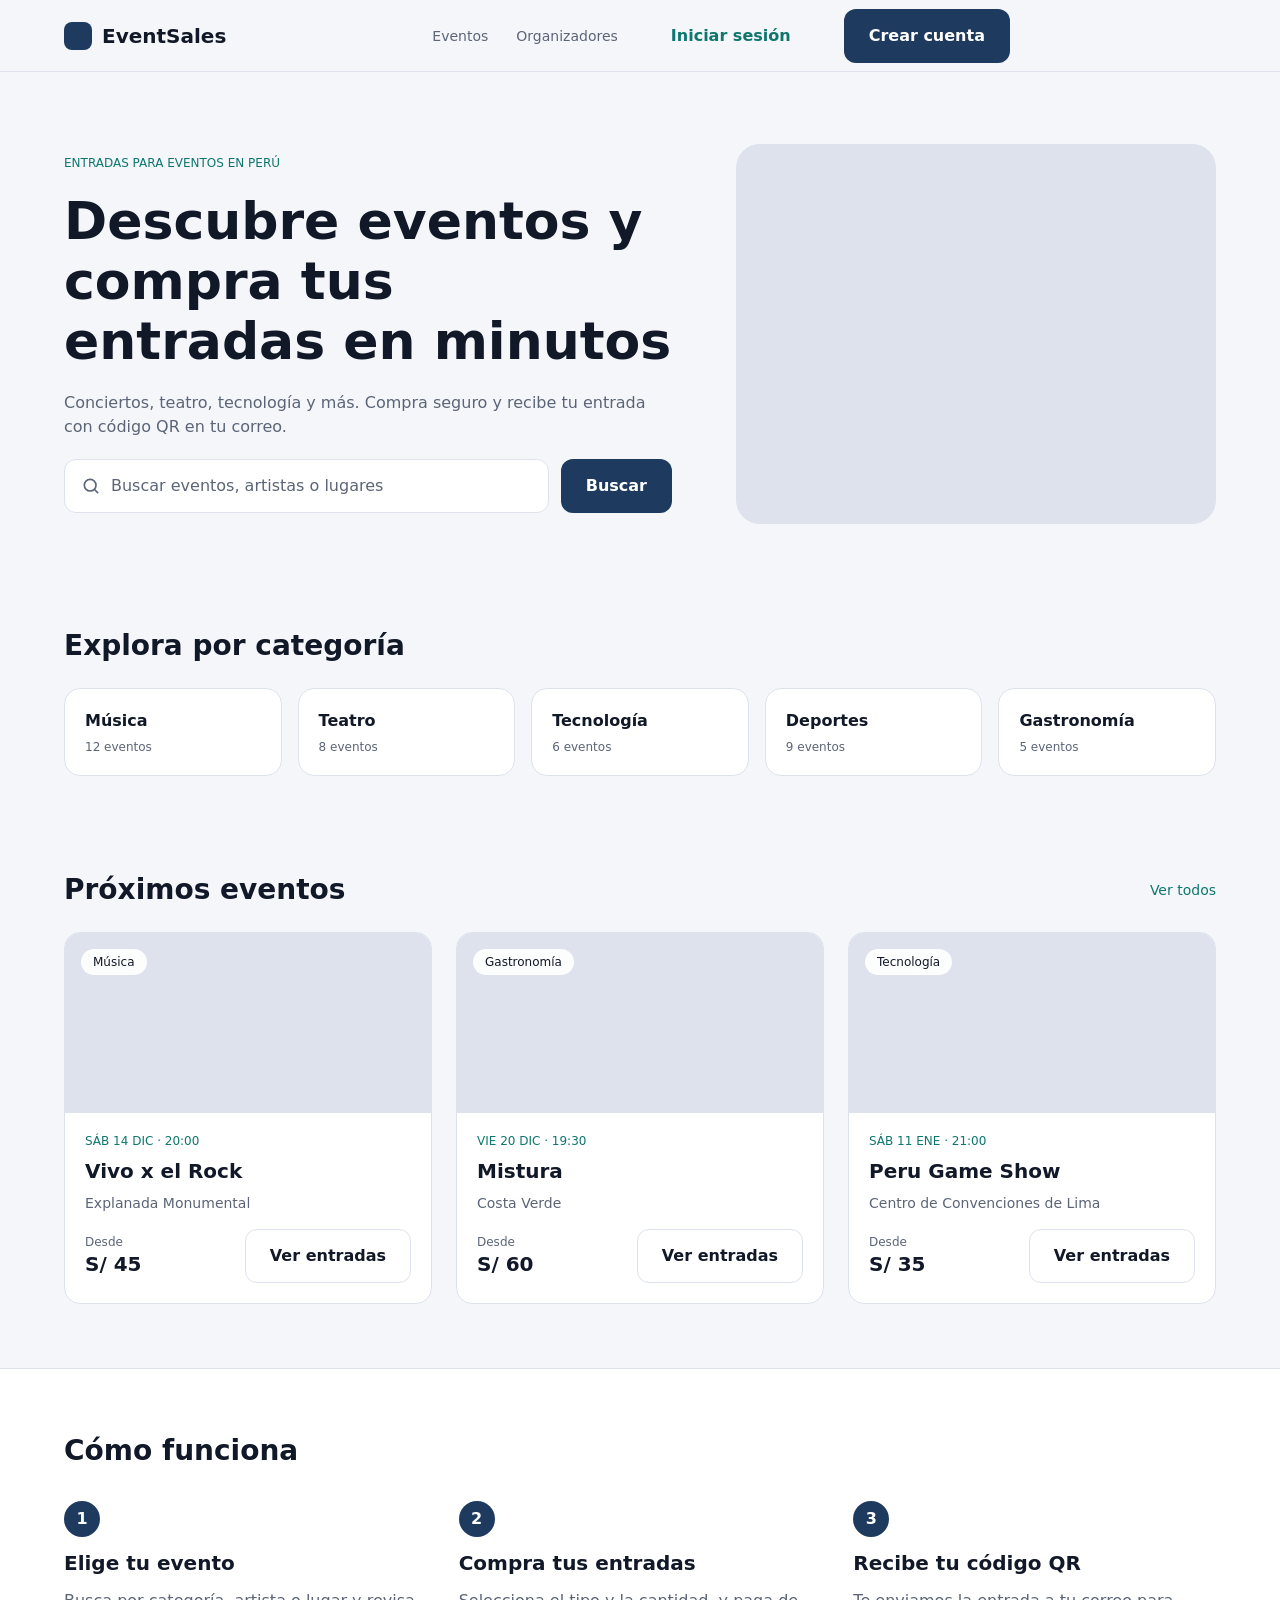
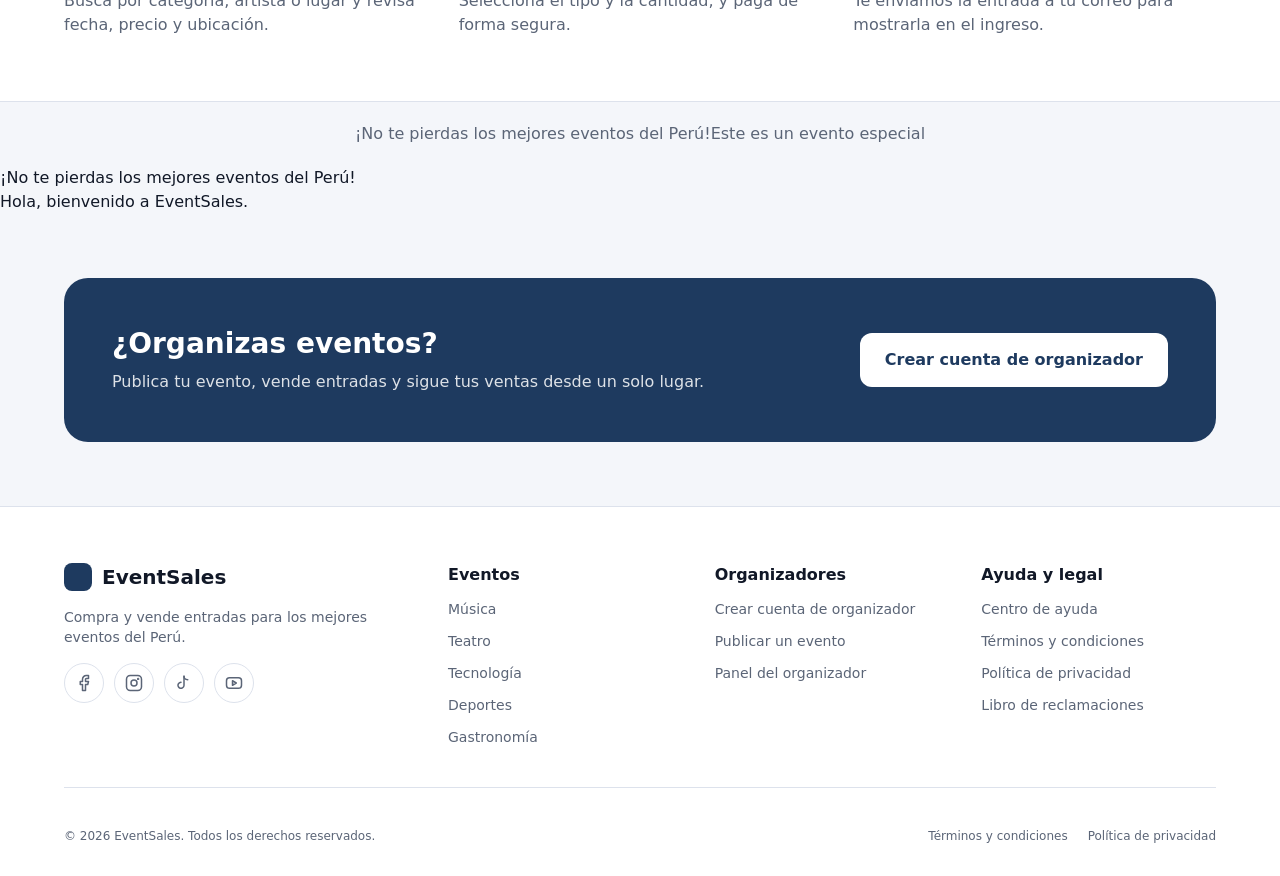
<file: index.html>
<!DOCTYPE html>
<html lang="es">
<head>
    <meta charset="UTF-8">
    <meta name="viewport" content="width=device-width, initial-scale=1.0">
    <title>EventSales — Entradas para eventos en Perú</title>
    <link rel="icon" href="img/ico.ico">
    <link rel="stylesheet" href="css/styles.css">
</head>
<body>
    <header class="landing-header">
        <a class="logo" href="index.html">
            <span class="logo__mark"></span>
            EventSales
        </a>
        <nav class="landing-header__nav" aria-label="Principal">
            <a class="landing-header__link" href="pages/participante/events.html">Eventos</a>
            <a class="landing-header__link" href="pages/auth/signup.html">Organizadores</a>
            <a class="btn btn--ghost" href="pages/auth/login.html">Iniciar sesión</a>
            <a class="btn btn--primary" href="pages/auth/signup.html">Crear cuenta</a>
        </nav>
        <a href="#pie" aria-label="Menú">
            <img class="landing-header__menu" src="img/icon-menu.svg" alt="">
        </a>
    </header>

    <main>
        <section class="hero">
            <div class="hero__copy">
                <p class="eyebrow">ENTRADAS PARA EVENTOS EN PERÚ</p>
                <h1 class="hero__title">Descubre eventos y compra tus entradas en minutos</h1>
                <p class="hero__text">Conciertos, teatro, tecnología y más. Compra seguro y recibe tu entrada con código QR en tu correo.</p>
                <form class="search" action="pages/participante/events.html" role="search">
                    <label class="search__field">
                        <img class="search__icon" src="img/icon-search.svg" alt="">
                        <span class="sr-only">Buscar eventos, artistas o lugares</span>
                        <input class="search__input" type="search" name="q" placeholder="Buscar eventos, artistas o lugares">
                    </label>
                    <a class="btn btn--primary" href="pages/participante/events.html">Buscar</a>
                </form>
            </div>
            <div class="hero__image" role="img" aria-label="Imagen destacada de eventos"></div>
        </section>

        <section class="categories" aria-labelledby="categorias-titulo">
            <h2 class="section-title" id="categorias-titulo">Explora por categoría</h2>
            <ul class="categories__list">
                <li>
                    <a class="category category--active" href="pages/participante/events.html">
                        <span class="category__name">Música</span>
                        <span class="category__count">12 eventos</span>
                    </a>
                </li>
                <li>
                    <a class="category" href="pages/participante/events.html">
                        <span class="category__name">Teatro</span>
                        <span class="category__count">8 eventos</span>
                    </a>
                </li>
                <li>
                    <a class="category" href="pages/participante/events.html">
                        <span class="category__name">Tecnología</span>
                        <span class="category__count">6 eventos</span>
                    </a>
                </li>
                <li>
                    <a class="category" href="pages/participante/events.html">
                        <span class="category__name">Deportes</span>
                        <span class="category__count">9 eventos</span>
                    </a>
                </li>
                <li>
                    <a class="category" href="pages/participante/events.html">
                        <span class="category__name">Gastronomía</span>
                        <span class="category__count">5 eventos</span>
                    </a>
                </li>
            </ul>
        </section>

        <section class="upcoming" aria-labelledby="proximos-titulo">
            <div class="upcoming__header">
                <h2 class="section-title" id="proximos-titulo">Próximos eventos</h2>
                <a class="upcoming__more" href="pages/participante/events.html">Ver todos</a>
            </div>
            <ul class="upcoming__grid">
                <li>
                    <article class="event-card">
                        <div class="event-card__image"></div>
                        <p class="event-card__tag">Música</p>
                        <div class="event-card__info">
                            <p class="event-card__date">SÁB 14 DIC · 20:00</p>
                            <h3 class="event-card__title">Vivo x el Rock</h3>
                            <p class="event-card__place">Explanada Monumental</p>
                            <div class="event-card__footer">
                                <p>
                                    <span class="event-card__from">Desde</span>
                                    <span class="event-card__price">S/ 45</span>
                                </p>
                                <a class="btn btn--secondary" href="pages/participante/event-detail.html">Ver entradas</a>
                            </div>
                        </div>
                    </article>
                </li>
                <li>
                    <article class="event-card">
                        <div class="event-card__image"></div>
                        <p class="event-card__tag">Gastronomía</p>
                        <div class="event-card__info">
                            <p class="event-card__date">VIE 20 DIC · 19:30</p>
                            <h3 class="event-card__title">Mistura</h3>
                            <p class="event-card__place">Costa Verde</p>
                            <div class="event-card__footer">
                                <p>
                                    <span class="event-card__from">Desde</span>
                                    <span class="event-card__price">S/ 60</span>
                                </p>
                                <a class="btn btn--secondary" href="pages/participante/event-detail.html">Ver entradas</a>
                            </div>
                        </div>
                    </article>
                </li>
                <li>
                    <article class="event-card">
                        <div class="event-card__image"></div>
                        <p class="event-card__tag">Tecnología</p>
                        <div class="event-card__info">
                            <p class="event-card__date">SÁB 11 ENE · 21:00</p>
                            <h3 class="event-card__title">Peru Game Show</h3>
                            <p class="event-card__place">Centro de Convenciones de Lima</p>
                            <div class="event-card__footer">
                                <p>
                                    <span class="event-card__from">Desde</span>
                                    <span class="event-card__price">S/ 35</span>
                                </p>
                                <a class="btn btn--secondary" href="pages/participante/event-detail.html">Ver entradas</a>
                            </div>
                        </div>
                    </article>
                </li>
            </ul>
        </section>

        <section class="how" aria-labelledby="como-titulo">
            <div class="how__content">
                <h2 class="section-title" id="como-titulo">Cómo funciona</h2>
                <ol class="how__steps">
                    <li class="step">
                        <span class="step__badge">1</span>
                        <h3 class="step__title">Elige tu evento</h3>
                        <p class="step__text">Busca por categoría, artista o lugar y revisa fecha, precio y ubicación.</p>
                    </li>
                    <li class="step">
                        <span class="step__badge">2</span>
                        <h3 class="step__title">Compra tus entradas</h3>
                        <p class="step__text">Selecciona el tipo y la cantidad, y paga de forma segura.</p>
                    </li>
                    <li class="step">
                        <span class="step__badge">3</span>
                        <h3 class="step__title">Recibe tu código QR</h3>
                        <p class="step__text">Te enviamos la entrada a tu correo para mostrarla en el ingreso.</p>
                    </li>
                </ol>
            </div>
        </section>

        <section class="aviso">
            <div class="aviso__content">
                <p class="aviso__text">¡No te pierdas los mejores eventos del Perú!</p>
            </div>
            <div class="aviso__content">
                <p class="aviso__text"> Este es un evento especial </p>
            </div>
        </section>

        <div class="aviso__content">
                <p class="aviso__text">¡No te pierdas los mejores eventos del Perú!</p>
        </div>

        <section id="hola">
            <p>Hola, bienvenido a EventSales.</p>
        </section>

        <section class="organizers" aria-labelledby="organizadores-titulo">
            <div class="organizers__banner">
                <div class="organizers__copy">
                    <h2 class="section-title" id="organizadores-titulo">¿Organizas eventos?</h2>
                    <p class="organizers__text">Publica tu evento, vende entradas y sigue tus ventas desde un solo lugar.</p>
                </div>
                <a class="btn btn--white" href="pages/auth/signup.html">Crear cuenta de organizador</a>
            </div>
        </section>
    </main>

    <footer class="landing-footer" id="pie">
        <div class="landing-footer__top">
            <div class="landing-footer__brand">
                <a class="logo" href="index.html">
                    <span class="logo__mark"></span>
                    EventSales
                </a>
                <p class="landing-footer__about">Compra y vende entradas para los mejores eventos del Perú.</p>
                <ul class="social">
                    <li><a class="social__link" href="#" aria-label="Facebook"><img class="social__icon" src="img/icon-facebook.svg" alt=""></a></li>
                    <li><a class="social__link" href="#" aria-label="Instagram"><img class="social__icon" src="img/icon-instagram.svg" alt=""></a></li>
                    <li><a class="social__link" href="#" aria-label="TikTok"><img class="social__icon" src="img/icon-tiktok.svg" alt=""></a></li>
                    <li><a class="social__link" href="#" aria-label="YouTube"><img class="social__icon" src="img/icon-youtube.svg" alt=""></a></li>
                </ul>
            </div>
            <nav class="landing-footer__links" aria-label="Enlaces del pie">
                <div class="footer-col">
                    <h2 class="footer-col__title">Eventos</h2>
                    <a class="footer-col__link" href="pages/participante/events.html">Música</a>
                    <a class="footer-col__link" href="pages/participante/events.html">Teatro</a>
                    <a class="footer-col__link" href="pages/participante/events.html">Tecnología</a>
                    <a class="footer-col__link" href="pages/participante/events.html">Deportes</a>
                    <a class="footer-col__link" href="pages/participante/events.html">Gastronomía</a>
                </div>
                <div class="footer-col">
                    <h2 class="footer-col__title">Organizadores</h2>
                    <a class="footer-col__link" href="pages/auth/signup.html">Crear cuenta de organizador</a>
                    <a class="footer-col__link" href="pages/organizador/event-form.html">Publicar un evento</a>
                    <a class="footer-col__link" href="pages/organizador/dashboard.html">Panel del organizador</a>
                </div>
                <div class="footer-col">
                    <h2 class="footer-col__title">Ayuda y legal</h2>
                    <a class="footer-col__link" href="#">Centro de ayuda</a>
                    <a class="footer-col__link" href="#">Términos y condiciones</a>
                    <a class="footer-col__link" href="#">Política de privacidad</a>
                    <a class="footer-col__link" href="#">Libro de reclamaciones</a>
                </div>
            </nav>
        </div>
        <div class="landing-footer__divider"></div>
        <div class="landing-footer__legal">
            <p>© 2026 EventSales. Todos los derechos reservados.</p>
            <div class="landing-footer__legal-links">
                <a href="#">Términos y condiciones</a>
                <a href="#">Política de privacidad</a>
            </div>
        </div>
    </footer>
</body>
</html>
</file>
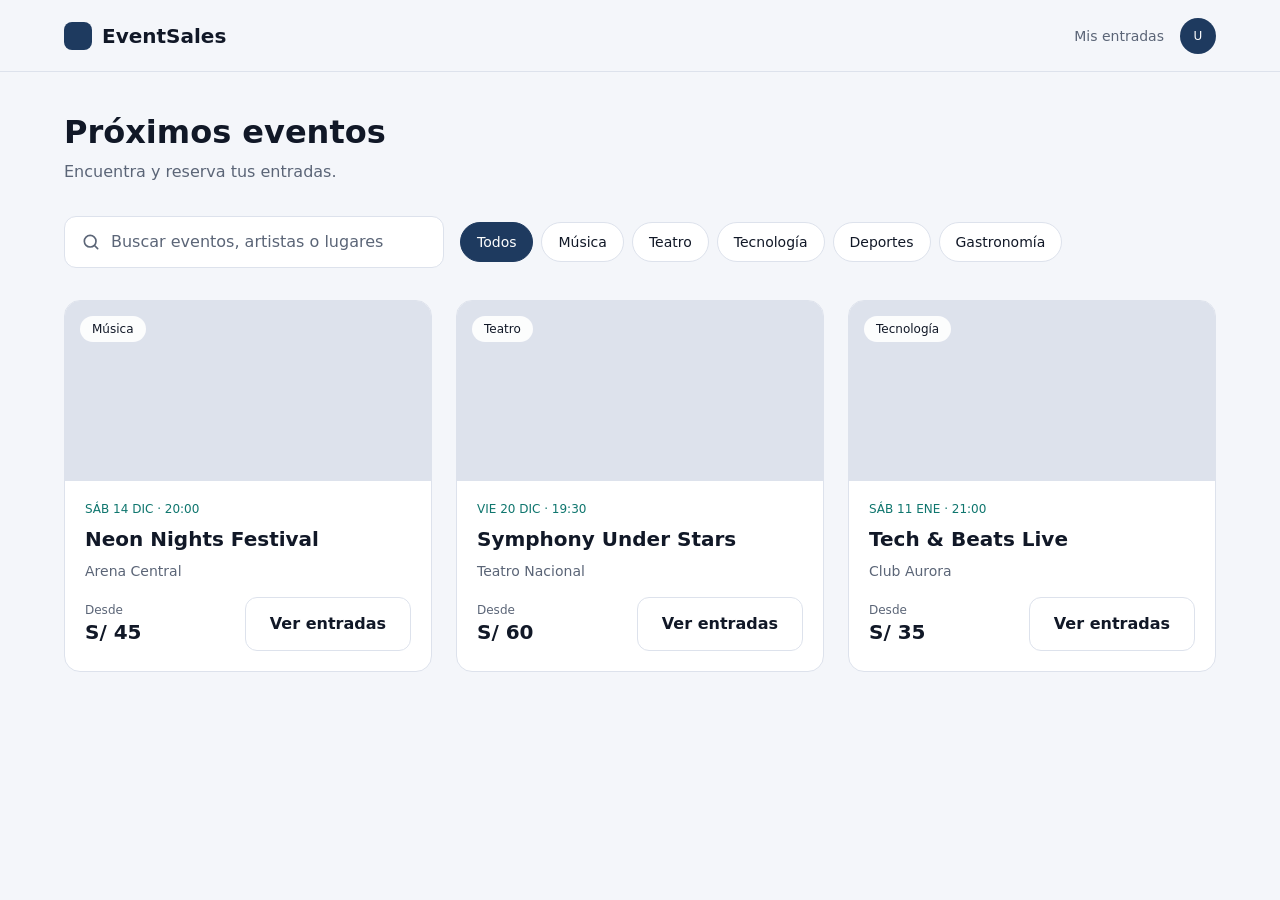
<file: pages/participante/events.html>
<!DOCTYPE html>
<html lang="es">
<head>
    <meta charset="UTF-8">
    <meta name="viewport" content="width=device-width, initial-scale=1.0">
    <title>Próximos eventos — EventSales</title>
    <link rel="icon" href="../../img/ico.ico">
    <link rel="stylesheet" href="../../css/styles.css">
</head>
<body class="events-page">
    <header class="events-header">
        <a class="logo" href="../../index.html">
            <span class="logo__mark"></span>
            EventSales
        </a>
        <nav class="events-header__user" aria-label="Cuenta">
            <a class="events-header__tickets" href="../participante/confirmation.html">Mis entradas</a>
            <a class="events-header__avatar" href="../auth/login.html" aria-label="Mi cuenta">U</a>
        </nav>
    </header>

    <main class="events-main">
        <section class="events-intro" aria-labelledby="events-title">
            <h1 id="events-title">Próximos eventos</h1>
            <p>Encuentra y reserva tus entradas.</p>
        </section>

        <section class="events-filters" aria-label="Filtros de eventos">
            <form class="events-search" action="events.html" method="get">
                <label class="events-search__field">
                    <img class="events-search__icon" src="../../img/icon-search.svg" alt="">
                    <span class="sr-only">Buscar eventos, artistas o lugares</span>
                    <input class="events-search__input" type="search" name="q" placeholder="Buscar eventos, artistas o lugares">
                </label>
            </form>
            <nav class="events-categories" aria-label="Categorías">
                <a class="events-chip events-chip--active" href="events.html">Todos</a>
                <a class="events-chip" href="events.html">Música</a>
                <a class="events-chip" href="events.html">Teatro</a>
                <a class="events-chip" href="events.html">Tecnología</a>
                <a class="events-chip" href="events.html">Deportes</a>
                <a class="events-chip" href="events.html">Gastronomía</a>
            </nav>
        </section>

        <section class="events-grid" aria-label="Lista de próximos eventos">
            <article class="events-card">
                <div class="events-card__image" role="img" aria-label="Imagen de Neon Nights Festival"></div>
                <span class="events-card__tag">Música</span>
                <div class="events-card__info">
                    <p class="events-card__date">SÁB 14 DIC · 20:00</p>
                    <h2 class="events-card__title">Neon Nights Festival</h2>
                    <p class="events-card__place">Arena Central</p>
                    <div class="events-card__footer">
                        <p class="events-card__price-group">
                            <span class="events-card__from">Desde</span>
                            <span class="events-card__price">S/ 45</span>
                        </p>
                        <a class="btn btn--secondary" href="event-detail.html">Ver entradas</a>
                    </div>
                </div>
            </article>

            <article class="events-card">
                <div class="events-card__image" role="img" aria-label="Imagen de Symphony Under Stars"></div>
                <span class="events-card__tag">Teatro</span>
                <div class="events-card__info">
                    <p class="events-card__date">VIE 20 DIC · 19:30</p>
                    <h2 class="events-card__title">Symphony Under Stars</h2>
                    <p class="events-card__place">Teatro Nacional</p>
                    <div class="events-card__footer">
                        <p class="events-card__price-group">
                            <span class="events-card__from">Desde</span>
                            <span class="events-card__price">S/ 60</span>
                        </p>
                        <a class="btn btn--secondary" href="event-detail.html">Ver entradas</a>
                    </div>
                </div>
            </article>

            <article class="events-card">
                <div class="events-card__image" role="img" aria-label="Imagen de Tech &amp; Beats Live"></div>
                <span class="events-card__tag">Tecnología</span>
                <div class="events-card__info">
                    <p class="events-card__date">SÁB 11 ENE · 21:00</p>
                    <h2 class="events-card__title">Tech &amp; Beats Live</h2>
                    <p class="events-card__place">Club Aurora</p>
                    <div class="events-card__footer">
                        <p class="events-card__price-group">
                            <span class="events-card__from">Desde</span>
                            <span class="events-card__price">S/ 35</span>
                        </p>
                        <a class="btn btn--secondary" href="event-detail.html">Ver entradas</a>
                    </div>
                </div>
            </article>
        </section>
    </main>
</body>
</html>
</file>
<file: css/styles.css>
/* ==========================================================================
   EventSales — estilos del sitio
   Variables, reset y estilos de cada pantalla (móvil primero)
   ========================================================================== */

/* Variables ---------------------------------------------------------------- */
:root {
    /* Colores */
    --bg-base: #f4f6fa;
    --bg-surface: #ffffff;
    --border-default: #dde2ec;
    --primary-default: #1e3a5f;
    --accent-cyan: #0f766e;
    --text-primary: #111827;
    --text-muted: #5b6577;
    --text-on-primary: #ffffff;
    --overlay-tag: rgba(255, 255, 255, 0.92);

    /* Tipografía */
    --font-family: "Inter", system-ui, -apple-system, "Segoe UI", Roboto, sans-serif;
    --font-size-caption: 12px;
    --font-size-small: 14px;
    --font-size-body: 16px;
    --font-size-h2: 20px;
    --font-size-h1: 28px;
    --font-size-display: 32px;
    --line-caption: 16px;
    --line-small: 20px;
    --line-body: 24px;
    --line-h2: 28px;
    --line-h1: 36px;
    --line-display: 40px;

    /* Espacios */
    --space-1: 4px;
    --space-2: 8px;
    --space-3: 12px;
    --space-4: 16px;
    --space-5: 20px;
    --space-6: 24px;
    --space-7: 28px;
    --space-8: 32px;
    --space-10: 40px;
    --space-12: 48px;
    --space-14: 56px;
    --space-16: 64px;
    --space-18: 72px;

    /* Radios */
    --radius-sm: 8px;
    --radius-md: 12px;
    --radius-lg: 16px;
    --radius-xl: 24px;
    --radius-pill: 20px;

    /* Layout (valores móviles; el escritorio los redefine) */
    --gutter: var(--space-5);
    --header-height: 72px;
}

@media (min-width: 768px) {
    :root {
        --gutter: var(--space-16);
    }
}

/* Reset -------------------------------------------------------------------- */
*,
*::before,
*::after {
    box-sizing: border-box;
}

body,
h1,
h2,
h3,
p,
ul,
ol {
    margin: 0;
}

ul,
ol {
    padding: 0;
    list-style: none;
}

body {
    background: var(--bg-base);
    color: var(--text-primary);
    font-family: var(--font-family);
    font-size: var(--font-size-body);
    line-height: var(--line-body);
}

a {
    color: inherit;
    text-decoration: none;
}

img {
    display: block;
    max-width: 100%;
}

input {
    font: inherit;
    color: inherit;
}

.sr-only {
    position: absolute;
    width: 1px;
    height: 1px;
    padding: 0;
    margin: -1px;
    overflow: hidden;
    clip: rect(0, 0, 0, 0);
    white-space: nowrap;
    border: 0;
}

/* Componentes compartidos -------------------------------------------------- */
.logo {
    display: flex;
    align-items: center;
    gap: 10px;
    font-size: var(--font-size-h2);
    font-weight: 600;
    line-height: var(--line-h2);
}

.logo__mark {
    width: 28px;
    height: 28px;
    background: var(--primary-default);
    border-radius: var(--radius-sm);
}

.btn {
    display: inline-flex;
    align-items: center;
    justify-content: center;
    padding: 14px var(--space-6);
    border: 1px solid transparent;
    border-radius: var(--radius-md);
    font-size: var(--font-size-body);
    font-weight: 600;
    line-height: var(--line-body);
    white-space: nowrap;
}

.btn--primary {
    background: var(--primary-default);
    color: var(--text-on-primary);
}

.btn--secondary {
    border-color: var(--border-default);
    color: var(--text-primary);
}

.btn--ghost {
    color: var(--accent-cyan);
}

.btn--white {
    background: var(--bg-surface);
    color: var(--primary-default);
}

.section-title {
    font-size: var(--font-size-h1);
    font-weight: 700;
    line-height: var(--line-h1);
}

.eyebrow {
    color: var(--accent-cyan);
    font-size: var(--font-size-caption);
    font-weight: 500;
    line-height: var(--line-caption);
}

/* ==========================================================================
   Pantalla 00 — Landing (index.html)
   ========================================================================== */

/* Cabecera */
.landing-header {
    display: flex;
    align-items: center;
    justify-content: space-between;
    height: var(--header-height);
    padding: 0 var(--gutter);
    border-bottom: 1px solid var(--border-default);
}

.landing-header__menu {
    display: block;
    width: 20px;
    height: 20px;
}

.landing-header__nav {
    display: none;
}

.landing-header__link {
    color: var(--text-muted);
    font-size: var(--font-size-small);
    line-height: var(--line-small);
}

/* Hero */
.hero {
    display: flex;
    flex-direction: column;
    gap: var(--space-8);
    padding: var(--space-10) var(--gutter);
}

.hero__copy {
    display: flex;
    flex-direction: column;
    align-items: flex-start;
    gap: var(--space-5);
    flex: 1 1 0;
    min-width: 0;
}

.hero__title {
    font-size: var(--font-size-display);
    font-weight: 700;
    line-height: var(--line-display);
}

.hero__text {
    color: var(--text-muted);
}

.search {
    display: flex;
    flex-direction: column;
    gap: var(--space-3);
    width: 100%;
}

.search__field {
    display: flex;
    align-items: center;
    gap: 10px;
    flex: 1 1 0;
    min-width: 0;
    padding: 13px var(--space-4);
    background: var(--bg-surface);
    border: 1px solid var(--border-default);
    border-radius: var(--radius-md);
}

.search__icon {
    flex: none;
    width: 20px;
    height: 20px;
}

.search__input {
    flex: 1 1 0;
    min-width: 0;
    padding: 0;
    background: transparent;
    border: 0;
    outline: 0;
    line-height: var(--line-body);
}

.search__input::placeholder {
    color: var(--text-muted);
    opacity: 1;
}

.search__field:focus-within {
    border-color: var(--primary-default);
}

.hero__image {
    height: 200px;
    background: var(--border-default);
    border-radius: var(--radius-xl);
}

/* Categorías */
.categories {
    display: flex;
    flex-direction: column;
    gap: var(--space-6);
    padding: var(--space-6) var(--gutter);
}

.categories__list {
    display: flex;
    flex-wrap: wrap;
    gap: var(--space-2);
}

.category {
    display: block;
    padding: 9px var(--space-4);
    background: var(--bg-surface);
    border: 1px solid var(--border-default);
    border-radius: var(--radius-pill);
    font-size: var(--font-size-small);
    line-height: var(--line-small);
}

.category--active {
    background: var(--primary-default);
    border-color: var(--primary-default);
    color: var(--text-on-primary);
}

.category__name {
    display: block;
}

.category__count {
    display: none;
}

/* Próximos eventos */
.upcoming {
    display: flex;
    flex-direction: column;
    gap: var(--space-6);
    padding: var(--space-10) var(--gutter);
}

.upcoming__header {
    display: flex;
    align-items: center;
    justify-content: space-between;
}

.upcoming__more {
    color: var(--accent-cyan);
    font-size: var(--font-size-small);
    line-height: var(--line-small);
}

.upcoming__grid {
    display: grid;
    grid-template-columns: 1fr;
    gap: var(--space-6);
}

.event-card {
    position: relative;
    display: flex;
    flex-direction: column;
    overflow: hidden;
    background: var(--bg-surface);
    border: 1px solid var(--border-default);
    border-radius: var(--radius-lg);
}

.event-card__image {
    height: 140px;
    background: var(--border-default);
}

.event-card__tag {
    position: absolute;
    top: var(--space-4);
    left: var(--space-4);
    padding: 5px var(--space-3);
    background: var(--overlay-tag);
    border-radius: 14px;
    font-size: var(--font-size-caption);
    font-weight: 500;
    line-height: var(--line-caption);
}

.event-card__info {
    display: flex;
    flex-direction: column;
    gap: var(--space-2);
    padding: var(--space-5);
}

.event-card__date {
    color: var(--accent-cyan);
    font-size: var(--font-size-caption);
    font-weight: 500;
    line-height: var(--line-caption);
}

.event-card__title {
    font-size: var(--font-size-h2);
    font-weight: 600;
    line-height: var(--line-h2);
}

.event-card__place {
    color: var(--text-muted);
    font-size: var(--font-size-small);
    line-height: var(--line-small);
}

.event-card__footer {
    display: flex;
    align-items: center;
    justify-content: space-between;
    gap: var(--space-3);
    padding-top: var(--space-2);
}

.event-card__from {
    display: block;
    color: var(--text-muted);
    font-size: var(--font-size-caption);
    font-weight: 500;
    line-height: var(--line-caption);
}

.event-card__price {
    display: block;
    font-size: var(--font-size-h2);
    font-weight: 600;
    line-height: var(--line-h2);
}

/* Cómo funciona */
.how {
    background: var(--bg-surface);
    border-top: 1px solid var(--border-default);
    border-bottom: 1px solid var(--border-default);
}

.how__content {
    display: flex;
    flex-direction: column;
    gap: var(--space-8);
    padding: var(--space-10) var(--gutter);
}

.how__steps {
    display: flex;
    flex-direction: column;
    gap: var(--space-6);
}

.step {
    display: flex;
    flex-direction: column;
    align-items: flex-start;
    gap: var(--space-3);
    flex: 1 1 0;
    min-width: 0;
}

.step__badge {
    display: flex;
    align-items: center;
    justify-content: center;
    width: 36px;
    height: 36px;
    background: var(--primary-default);
    border-radius: 18px;
    color: var(--text-on-primary);
    font-weight: 600;
}

.step__title {
    font-size: var(--font-size-h2);
    font-weight: 600;
    line-height: var(--line-h2);
}

.step__text {
    color: var(--text-muted);
}

/* Organizadores */
.organizers {
    padding: var(--space-10) var(--gutter);
}

.organizers__banner {
    display: flex;
    flex-direction: column;
    gap: var(--space-6);
    padding: var(--space-8) var(--space-6);
    background: var(--primary-default);
    border-radius: var(--radius-xl);
    color: var(--text-on-primary);
}

.organizers__copy {
    display: flex;
    flex-direction: column;
    gap: var(--space-2);
    flex: 1 1 0;
    min-width: 0;
}

.organizers__text {
    opacity: 0.85;
}

.organizers__banner .btn {
    width: 100%;
}

/* Pie */
.landing-footer {
    display: flex;
    flex-direction: column;
    gap: var(--space-7);
    padding: var(--space-8) var(--gutter) var(--space-6);
    background: var(--bg-surface);
    border-top: 1px solid var(--border-default);
}

.landing-footer__top {
    display: flex;
    flex-direction: column;
    gap: var(--space-7);
}

.landing-footer__brand {
    display: flex;
    flex-direction: column;
    align-items: flex-start;
    gap: var(--space-4);
}

.landing-footer__about {
    color: var(--text-muted);
    font-size: var(--font-size-small);
    line-height: var(--line-small);
}

.social {
    display: flex;
    gap: 10px;
}

.social__link {
    display: flex;
    align-items: center;
    justify-content: center;
    width: 40px;
    height: 40px;
    background: var(--bg-surface);
    border: 1px solid var(--border-default);
    border-radius: var(--radius-pill);
}

.social__icon {
    width: 18px;
    height: 18px;
}

.landing-footer__links {
    display: flex;
    flex-direction: column;
    gap: var(--space-6);
    flex: 1 1 0;
    min-width: 0;
}

.aviso{
    display: flex;
    justify-content: center;
    align-items: center;
    background-color: #f4f6fa;
    padding: 20px;
}

.aviso .aviso__content{
    text-align: center;
    font-size: var(--font-size-body);
    color: var(--text-muted);
}

.footer-col {
    display: flex;
    flex-direction: column;
    gap: var(--space-3);
    flex: 1 1 0;
    min-width: 0;
}

.footer-col__title {
    font-size: var(--font-size-body);
    font-weight: 600;
    line-height: var(--line-body);
}

.footer-col__link {
    color: var(--text-muted);
    font-size: var(--font-size-small);
    line-height: var(--line-small);
}

.landing-footer__divider {
    height: 1px;
    background: var(--border-default);
}

.landing-footer__legal {
    display: flex;
    flex-direction: column;
    gap: var(--space-3);
    color: var(--text-muted);
    font-size: var(--font-size-caption);
    font-weight: 500;
    line-height: var(--line-caption);
}

.landing-footer__legal-links {
    display: flex;
    gap: var(--space-5);
}

/* Landing — escritorio */
@media (min-width: 768px) {
    .landing-header__nav {
        display: flex;
        align-items: center;
        gap: var(--space-7);
    }

    .landing-header__menu {
        display: none;
    }

    .hero {
        flex-direction: row;
        align-items: center;
        gap: var(--space-16);
        padding-top: var(--space-18);
        padding-bottom: var(--space-18);
    }

    .hero__title {
        font-size: clamp(var(--font-size-display), 5vw, 52px);
        line-height: 1.154;
    }

    .search {
        flex-direction: row;
    }

    .hero__image {
        flex: 0 1 480px;
        height: 380px;
    }

    .categories {
        padding-top: var(--space-8);
        padding-bottom: var(--space-8);
    }

    .categories__list {
        display: grid;
        grid-template-columns: repeat(auto-fit, minmax(140px, 1fr));
        gap: var(--space-4);
    }

    .category,
    .category--active {
        display: flex;
        flex-direction: column;
        gap: 6px;
        padding: var(--space-5);
        background: var(--bg-surface);
        border-color: var(--border-default);
        border-radius: var(--radius-lg);
        color: var(--text-primary);
        font-size: var(--font-size-body);
        line-height: var(--line-body);
    }

    .category__name {
        font-weight: 600;
    }

    .category__count {
        display: block;
        color: var(--text-muted);
        font-size: var(--font-size-caption);
        font-weight: 500;
        line-height: var(--line-caption);
    }

    .upcoming {
        padding-top: var(--space-16);
        padding-bottom: var(--space-16);
    }

    .upcoming__grid {
        grid-template-columns: repeat(auto-fit, minmax(260px, 1fr));
    }

    .event-card__image {
        height: 180px;
    }

    .how__content {
        padding-top: var(--space-16);
        padding-bottom: var(--space-16);
    }

    .how__steps {
        flex-direction: row;
        gap: var(--space-8);
    }

    .organizers {
        padding-top: var(--space-16);
        padding-bottom: var(--space-16);
    }

    .organizers__banner {
        flex-direction: row;
        align-items: center;
        justify-content: space-between;
        padding: var(--space-12);
    }

    .organizers__banner .btn {
        width: auto;
    }

    .landing-footer {
        gap: var(--space-10);
        padding-top: var(--space-14);
        padding-bottom: var(--space-8);
    }

    .landing-footer__legal {
        flex-direction: row;
        align-items: center;
        justify-content: space-between;
    }
}

@media (min-width: 1024px) {
    .landing-footer__top {
        flex-direction: row;
        gap: var(--space-16);
    }

    .landing-footer__brand {
        flex: none;
        width: 320px;
    }

    .landing-footer__links {
        flex-direction: row;
        gap: var(--space-8);
    }
}

/* ========================================================================== 
   Pantalla 03 — Eventos (pages/participante/events.html)
   ========================================================================== */

.events-page {
    min-height: 100vh;
}

.events-header {
    display: flex;
    align-items: center;
    justify-content: space-between;
    min-height: var(--header-height);
    padding: 0 var(--gutter);
    border-bottom: 1px solid var(--border-default);
}

.events-header__user {
    display: flex;
    align-items: center;
    gap: var(--space-4);
}

.events-header__tickets {
    color: var(--text-muted);
    font-size: var(--font-size-small);
    line-height: var(--line-small);
}

.events-header__avatar {
    display: flex;
    align-items: center;
    justify-content: center;
    width: 36px;
    height: 36px;
    border-radius: 50%;
    background: var(--primary-default);
    color: var(--text-on-primary);
    font-size: var(--font-size-caption);
    font-weight: 500;
    line-height: var(--line-caption);
}

.events-main {
    display: flex;
    flex-direction: column;
    gap: var(--space-8);
    padding: var(--space-8) var(--gutter) var(--space-16);
}

.events-intro {
    display: flex;
    flex-direction: column;
    gap: var(--space-2);
}

.events-intro h1 {
    font-size: var(--font-size-display);
    font-weight: 700;
    line-height: var(--line-display);
}

.events-intro p {
    color: var(--text-muted);
}

.events-filters {
    display: flex;
    flex-direction: column;
    gap: var(--space-4);
}

.events-search {
    width: 100%;
}

.events-search__field {
    display: flex;
    align-items: center;
    gap: 10px;
    width: 100%;
    padding: 13px var(--space-4);
    background: var(--bg-surface);
    border: 1px solid var(--border-default);
    border-radius: var(--radius-md);
}

.events-search__field:focus-within {
    border-color: var(--primary-default);
}

.events-search__icon {
    flex: none;
    width: 20px;
    height: 20px;
}

.events-search__input {
    min-width: 0;
    flex: 1;
    padding: 0;
    border: 0;
    outline: 0;
    background: transparent;
    line-height: var(--line-body);
}

.events-search__input::placeholder {
    color: var(--text-muted);
    opacity: 1;
}

.events-categories {
    display: flex;
    flex-wrap: wrap;
    gap: var(--space-2);
}

.events-chip {
    display: inline-flex;
    align-items: center;
    justify-content: center;
    padding: 9px var(--space-4);
    background: var(--bg-surface);
    border: 1px solid var(--border-default);
    border-radius: var(--radius-pill);
    color: var(--text-primary);
    font-size: var(--font-size-small);
    line-height: var(--line-small);
}

.events-chip--active {
    border-color: var(--primary-default);
    background: var(--primary-default);
    color: var(--text-on-primary);
}

.events-grid {
    display: grid;
    grid-template-columns: 1fr;
    gap: var(--space-6);
}

.events-card {
    position: relative;
    display: flex;
    flex-direction: column;
    overflow: hidden;
    min-width: 0;
    background: var(--bg-surface);
    border: 1px solid var(--border-default);
    border-radius: var(--radius-lg);
}

.events-card__image {
    height: 180px;
    flex: none;
    background: var(--border-default);
}

.events-card__tag {
    position: absolute;
    top: 15px;
    left: 15px;
    padding: 5px var(--space-3);
    background: var(--overlay-tag);
    border-radius: 14px;
    color: var(--text-primary);
    font-size: var(--font-size-caption);
    font-weight: 500;
    line-height: var(--line-caption);
}

.events-card__info {
    display: flex;
    flex-direction: column;
    gap: var(--space-2);
    padding: var(--space-5);
}

.events-card__date {
    color: var(--accent-cyan);
    font-size: var(--font-size-caption);
    font-weight: 500;
    line-height: var(--line-caption);
}

.events-card__title {
    font-size: var(--font-size-h2);
    font-weight: 600;
    line-height: var(--line-h2);
}

.events-card__place {
    color: var(--text-muted);
    font-size: var(--font-size-small);
    line-height: var(--line-small);
}

.events-card__footer {
    display: flex;
    align-items: center;
    justify-content: space-between;
    gap: var(--space-3);
    padding-top: var(--space-2);
}

.events-card__price-group {
    display: flex;
    flex-direction: column;
    white-space: nowrap;
}

.events-card__from {
    color: var(--text-muted);
    font-size: var(--font-size-caption);
    font-weight: 500;
    line-height: var(--line-caption);
}

.events-card__price {
    font-size: var(--font-size-h2);
    font-weight: 600;
    line-height: var(--line-h2);
}

@media (min-width: 768px) {
    .events-main {
        gap: var(--space-8);
        padding-top: var(--space-10);
    }

    .events-filters {
        flex-direction: row;
        align-items: center;
    }

    .events-search {
        flex: 0 0 380px;
    }

    .events-categories {
        flex-wrap: nowrap;
    }

    .events-grid {
        grid-template-columns: repeat(3, minmax(0, 1fr));
    }
}
</file>
